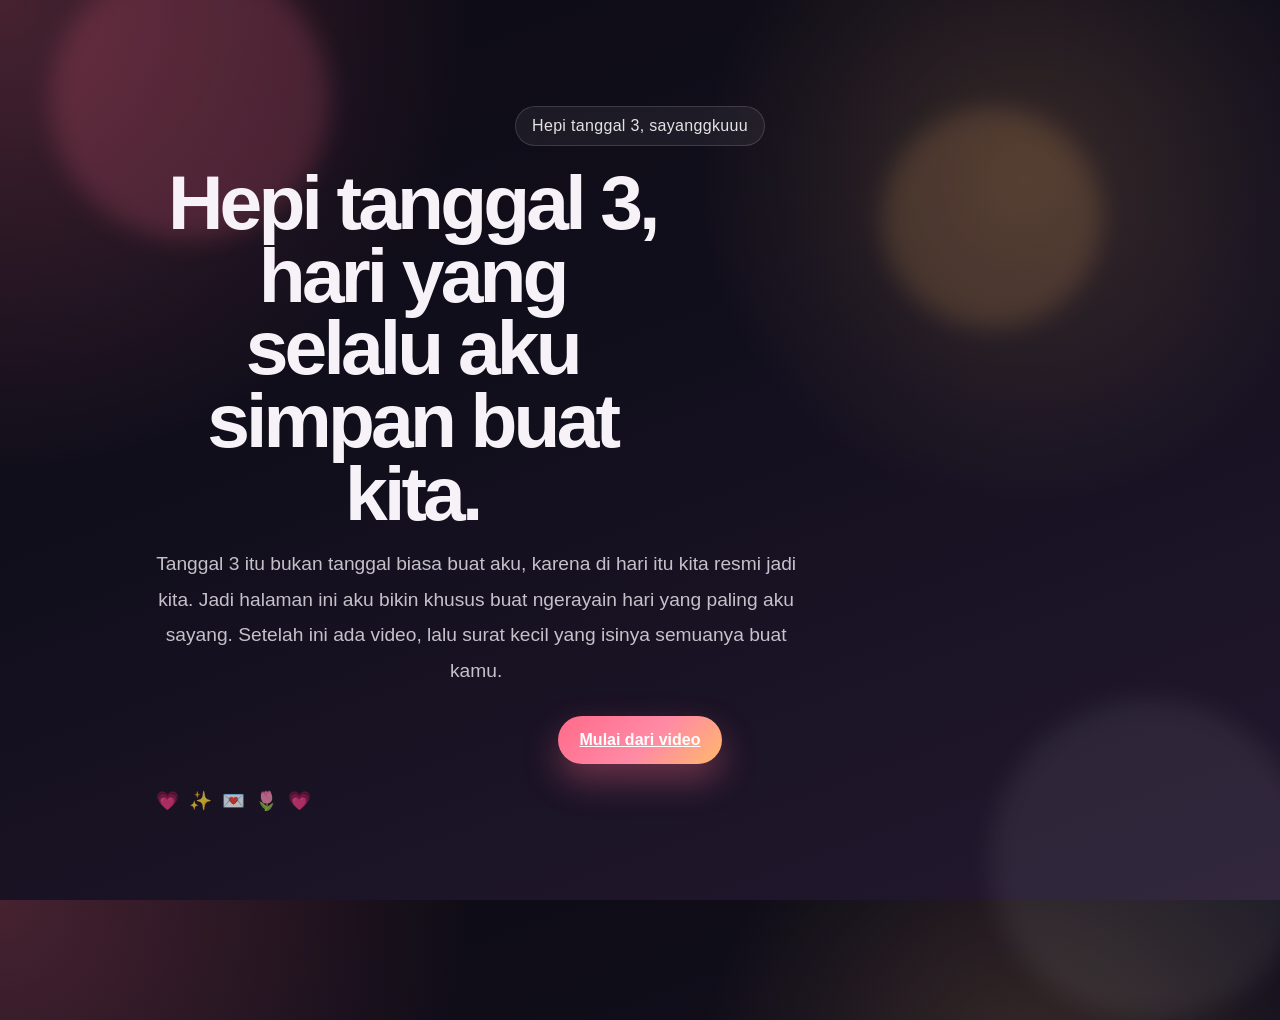
<file: index.html>
<!DOCTYPE html>
<html lang="id">
<head>
    <meta charset="UTF-8">
    <meta name="viewport" content="width=device-width, initial-scale=1.0">
    <title>Hepi Tanggal 3 Untuk Adel</title>
    <link rel="stylesheet" href="style.css">
</head>
<body class="page-landing">

<main class="page-shell story-shell page-landing">
    <div class="ambient ambient-one"></div>
    <div class="ambient ambient-two"></div>
    <div class="ambient ambient-three"></div>

    <section class="hero hero--landing">
        <div class="badge">Hepi tanggal 3, sayanggkuuu</div>
        <h1>Hepi tanggal 3, hari yang selalu aku simpan buat kita.</h1>
        <p class="intro">
            Tanggal 3 itu bukan tanggal biasa buat aku, karena di hari itu kita resmi jadi kita. Jadi halaman ini aku bikin khusus
            buat ngerayain hari yang paling aku sayang. Setelah ini ada video, lalu surat kecil yang isinya semuanya buat kamu.
        </p>

        <div class="landing-actions">
            <a class="primary-btn" href="video.html">Mulai dari video</a>
        </div>

        <div class="sparkle-row" aria-hidden="true">
            <span>💗</span>
            <span>✨</span>
            <span>💌</span>
            <span>🌷</span>
            <span>💗</span>
        </div>
    </section>
</main>

</body>
</html>
</file>
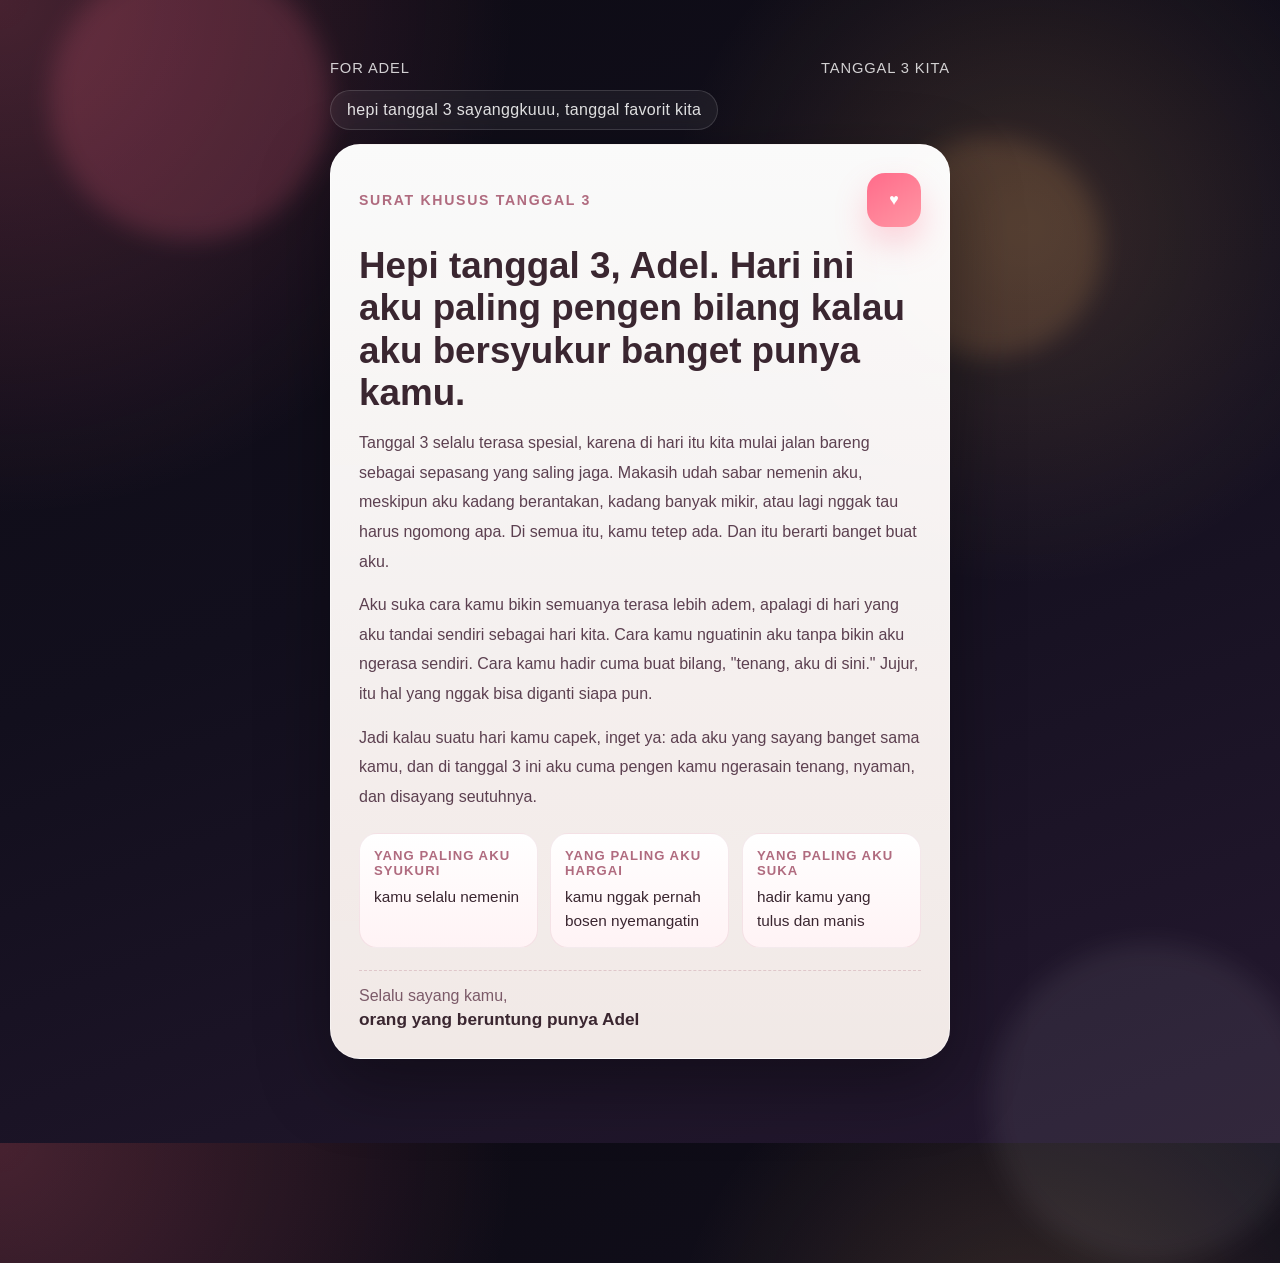
<file: letter.html>
<!DOCTYPE html>
<html lang="id">
<head>
    <meta charset="UTF-8">
    <meta name="viewport" content="width=device-width, initial-scale=1.0">
    <title>Hepi Tanggal 3, Adell Sayanggg</title>
    <link rel="stylesheet" href="style.css">
</head>
<body class="page-letter">

<main class="page-shell story-shell page-letter">
    <div class="ambient ambient-one"></div>
    <div class="ambient ambient-two"></div>
    <div class="ambient ambient-three"></div>

    <section class="card-stage letter-page is-revealed" aria-live="polite">
        <div class="letter-wrap" id="letterWrap" aria-live="polite">
            <div class="letter-top">
                <span class="seal">For Adel</span>
                <span class="date">tanggal 3 kita</span>
            </div>

            <div class="badge" style="margin-bottom: 14px;">hepi tanggal 3 sayanggkuuu, tanggal favorit kita</div>

            <div class="letter-card">
                <div class="card-header">
                    <span class="card-kicker">Surat khusus tanggal 3</span>
                    <div class="heart-mark">♥</div>
                </div>

                <h2>Hepi tanggal 3, Adel. Hari ini aku paling pengen bilang kalau aku bersyukur banget punya kamu.</h2>
                <p>
                    Tanggal 3 selalu terasa spesial, karena di hari itu kita mulai jalan bareng sebagai sepasang yang saling jaga.
                    Makasih udah sabar nemenin aku, meskipun aku kadang berantakan, kadang banyak mikir, atau lagi nggak tau harus ngomong apa.
                    Di semua itu, kamu tetep ada. Dan itu berarti banget buat aku.
                </p>
                <p>
                    Aku suka cara kamu bikin semuanya terasa lebih adem, apalagi di hari yang aku tandai sendiri sebagai hari kita.
                    Cara kamu nguatinin aku tanpa bikin aku ngerasa sendiri. Cara kamu hadir cuma buat bilang, "tenang, aku di sini."
                    Jujur, itu hal yang nggak bisa diganti siapa pun.
                </p>
                <p>
                    Jadi kalau suatu hari kamu capek, inget ya: ada aku yang sayang banget sama kamu, dan di tanggal 3 ini aku cuma
                    pengen kamu ngerasain tenang, nyaman, dan disayang seutuhnya.
                </p>

                <div class="memory-grid">
                    <div class="memory-item">
                        <span class="memory-title">Yang paling aku syukuri</span>
                        <span class="memory-text">kamu selalu nemenin</span>
                    </div>
                    <div class="memory-item">
                        <span class="memory-title">Yang paling aku hargai</span>
                        <span class="memory-text">kamu nggak pernah bosen nyemangatin</span>
                    </div>
                    <div class="memory-item">
                        <span class="memory-title">Yang paling aku suka</span>
                        <span class="memory-text">hadir kamu yang tulus dan manis</span>
                    </div>
                </div>

                <div class="signature">
                    <span>Selalu sayang kamu,</span>
                    <strong>orang yang beruntung punya Adel</strong>
                </div>
            </div>
        </div>
    </section>
</main>

</body>
</html>
</file>
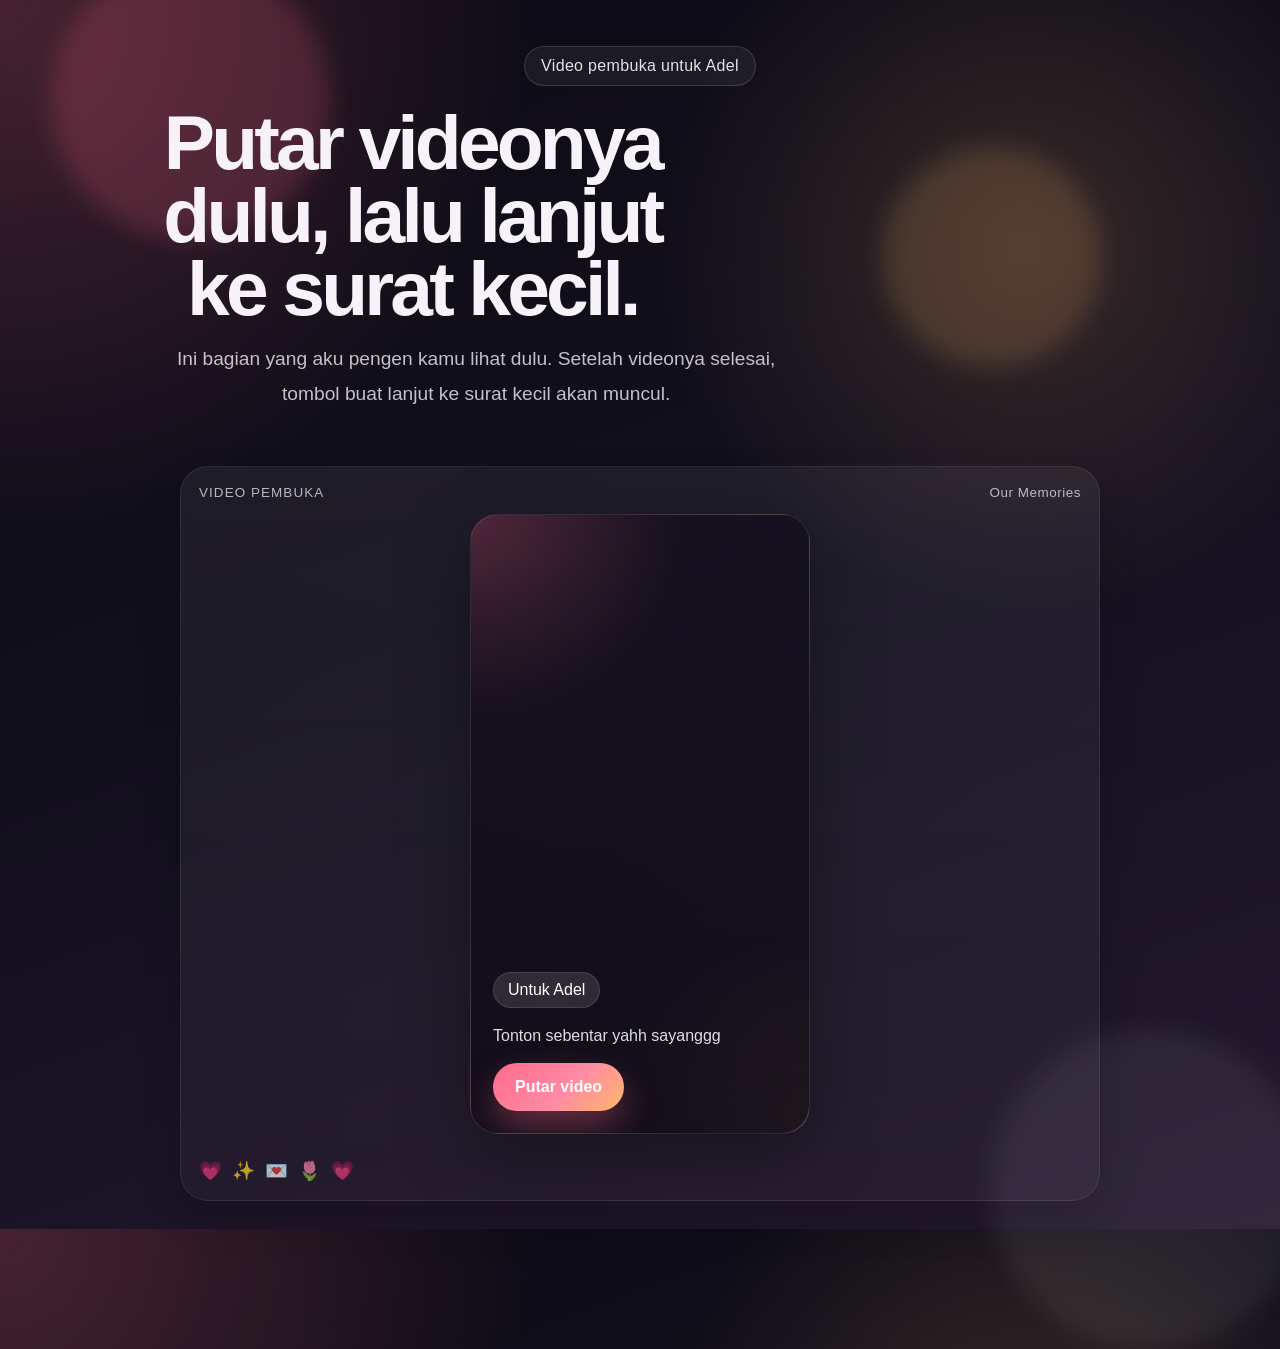
<file: video.html>
<!DOCTYPE html>
<html lang="id">
<head>
    <meta charset="UTF-8">
    <meta name="viewport" content="width=device-width, initial-scale=1.0">
    <title>Video Untuk Adel</title>
    <link rel="stylesheet" href="style.css">
</head>
<body class="page-video">

<main class="page-shell story-shell page-video">
    <div class="ambient ambient-one"></div>
    <div class="ambient ambient-two"></div>
    <div class="ambient ambient-three"></div>

    <section class="hero hero--video">
        <div class="badge">Video pembuka untuk Adel</div>
        <h1>Putar videonya dulu, lalu lanjut ke surat kecil.</h1>
        <p class="intro">
            Ini bagian yang aku pengen kamu lihat dulu. Setelah videonya selesai, tombol buat lanjut ke surat kecil akan muncul.
        </p>
    </section>

    <section class="video-stage-section" aria-label="Video pembuka">
        <div class="intro-panel">
            <div class="intro-panel-head">
                <span class="panel-kicker">Video pembuka</span>
                <span class="panel-note">Our Memories</span>
            </div>

            <div class="video-frame">
                <video id="storyVideo" class="story-video" playsinline preload="metadata" muted>
                    <source src="vid.mp4" type="video/mp4">
                </video>

                <div class="video-overlay">
                    <span class="video-pill">Untuk Adel</span>
                    <p id="videoStatus" class="video-status">
                        Tonton sebentar yahh sayanggg
                    </p>

                    <div class="video-actions">
                        <button id="playVideoButton" class="primary-btn" type="button">Putar video</button>
                        <button id="openLetterButton" class="secondary-btn" type="button" hidden>Lanjut ke surat kecil</button>
                    </div>
                </div>
            </div>

            <div class="sparkle-row" aria-hidden="true">
                <span>💗</span>
                <span>✨</span>
                <span>💌</span>
                <span>🌷</span>
                <span>💗</span>
            </div>
        </div>
    </section>
</main>

<script src="script.js"></script>
</body>
</html>
</file>
<file: style.css>
:root {
    --bg: #120f1d;
    --bg-soft: #1f1830;
    --card: rgba(255, 248, 244, 0.92);
    --card-strong: #fff7f3;
    --text: #f7f2f8;
    --muted: rgba(247, 242, 248, 0.78);
    --accent: #ff6b8a;
    --accent-2: #ffb86b;
    --shadow: 0 24px 70px rgba(0, 0, 0, 0.35);
}

* {
    box-sizing: border-box;
}

html, body {
    min-height: 100%;
}

body {
    margin: 0;
    font-family: "Trebuchet MS", "Segoe UI", sans-serif;
    color: var(--text);
    background:
        radial-gradient(circle at top left, rgba(255, 107, 138, 0.24), transparent 30%),
        radial-gradient(circle at 80% 20%, rgba(255, 184, 107, 0.16), transparent 26%),
        linear-gradient(160deg, #0d0b14 0%, var(--bg) 45%, #24182f 100%);
    overflow-x: clip;
}

body.story-locked {
    overflow: hidden;
    height: 100vh;
    touch-action: none;
    overscroll-behavior: none;
}

body.page-landing,
body.page-video,
body.page-letter {
    min-height: 100vh;
}

.page-shell {
    position: relative;
    min-height: 100vh;
    padding: 28px 20px 28px;
    display: grid;
    grid-template-columns: 1fr;
    gap: 28px;
    align-items: start;
    justify-items: center;
}

.story-shell {
    width: min(1100px, 100%);
    margin: 0 auto;
}

.page-landing .hero,
.page-video .hero {
    text-align: center;
    margin-inline: auto;
}

.page-landing .page-shell {
    align-content: center;
    min-height: 100vh;
}

.page-letter .page-shell {
    align-content: center;
    justify-content: center;
    min-height: 100vh;
}

.page-landing .hero {
    align-self: center;
}

.hero--landing,
.hero--video {
    max-width: 980px;
}

.landing-actions {
    margin-top: 28px;
    display: flex;
    justify-content: center;
}

.ambient {
    position: absolute;
    border-radius: 999px;
    filter: blur(12px);
    opacity: 0.85;
    pointer-events: none;
}

.ambient-one {
    width: 280px;
    height: 280px;
    top: -40px;
    left: -40px;
    background: rgba(255, 107, 138, 0.22);
    animation: drift 12s ease-in-out infinite;
}

.ambient-two {
    width: 220px;
    height: 220px;
    right: 8%;
    top: 12%;
    background: rgba(255, 184, 107, 0.18);
    animation: drift 14s ease-in-out infinite reverse;
}

.ambient-three {
    width: 320px;
    height: 320px;
    right: -120px;
    bottom: -120px;
    background: rgba(255, 255, 255, 0.08);
    animation: drift 16s ease-in-out infinite;
}

.hero,
.card-stage {
    position: relative;
    z-index: 1;
    width: 100%;
}

.video-stage-section {
    position: relative;
    z-index: 1;
    width: 100%;
}

.hero {
    max-width: 980px;
    padding: 18px 6px 0;
}

.video-stage {
    margin-top: 26px;
    display: grid;
    grid-template-columns: minmax(0, 1.2fr) minmax(280px, 0.8fr);
    gap: 18px;
    align-items: start;
}

.video-shell {
    position: relative;
    min-height: 340px;
    border-radius: 28px;
    overflow: hidden;
    background:
        radial-gradient(circle at top left, rgba(255, 107, 138, 0.28), transparent 30%),
        radial-gradient(circle at bottom right, rgba(255, 184, 107, 0.18), transparent 28%),
        linear-gradient(160deg, rgba(20, 16, 30, 0.96), rgba(34, 22, 44, 0.92));
    border: 1px solid rgba(255, 255, 255, 0.1);
    box-shadow: var(--shadow);
}

.story-video {
    width: 100%;
    height: 100%;
    min-height: 340px;
    object-fit: cover;
    display: block;
    background: #09080f;
}

.video-placeholder {
    position: absolute;
    inset: 0;
    display: flex;
    flex-direction: column;
    justify-content: flex-end;
    gap: 8px;
    padding: 24px;
    background:
        linear-gradient(180deg, rgba(9, 8, 15, 0.08), rgba(9, 8, 15, 0.7)),
        radial-gradient(circle at top, rgba(255, 255, 255, 0.12), transparent 45%);
    color: #fff;
    pointer-events: none;
}

.video-placeholder.is-playing,
.video-placeholder.is-complete {
    opacity: 0.92;
}

.placeholder-kicker {
    font-size: 0.8rem;
    letter-spacing: 0.14em;
    text-transform: uppercase;
    color: rgba(255, 255, 255, 0.76);
}

.video-placeholder strong {
    font-size: clamp(1.3rem, 3vw, 2rem);
    line-height: 1.12;
}

.placeholder-note {
    max-width: 34ch;
    color: rgba(255, 255, 255, 0.78);
    line-height: 1.6;
}

.actions-column {
    flex-direction: column;
    align-items: stretch;
    gap: 12px;
    margin-top: 0;
    padding-top: 4px;
}

.secondary-btn {
    border: 1px solid rgba(255, 255, 255, 0.16);
    background: rgba(255, 255, 255, 0.08);
    color: #fff;
    font: inherit;
    font-weight: 700;
    padding: 15px 22px;
    border-radius: 999px;
    cursor: pointer;
    backdrop-filter: blur(10px);
    transition: transform 0.25s ease, background 0.25s ease, opacity 0.25s ease;
}

.secondary-btn:hover {
    transform: translateY(-2px);
    background: rgba(255, 255, 255, 0.13);
}

.secondary-btn:active {
    transform: translateY(1px) scale(0.99);
}

.secondary-btn[hidden],
.is-hidden {
    display: none !important;
}

.letter-page {
    display: none;
    opacity: 0;
    transform: translateY(28px) scale(0.98);
    pointer-events: none;
    transition: opacity 0.6s ease, transform 0.6s ease;
    place-items: center;
    padding: 32px 22px 56px;
}

.letter-page[hidden] {
    display: none !important;
}

.badge {
    display: inline-flex;
    align-items: center;
    gap: 8px;
    padding: 10px 16px;
    border: 1px solid rgba(255, 255, 255, 0.14);
    border-radius: 999px;
    background: rgba(255, 255, 255, 0.06);
    color: rgba(255, 255, 255, 0.88);
    letter-spacing: 0.02em;
    backdrop-filter: blur(10px);
}

.hero h1 {
    margin: 20px 0 16px;
    font-size: clamp(2.6rem, 6vw, 5.2rem);
    line-height: 0.95;
    letter-spacing: -0.05em;
    max-width: 12ch;
}

.intro {
    margin: 0;
    max-width: 60ch;
    font-size: clamp(1.02rem, 1.8vw, 1.2rem);
    line-height: 1.85;
    color: var(--muted);
}

.intro-panel {
    margin-top: 26px;
    max-width: 920px;
    margin-inline: auto;
    padding: 18px;
    border-radius: 28px;
    background: linear-gradient(180deg, rgba(255, 255, 255, 0.06), rgba(255, 255, 255, 0.03));
    border: 1px solid rgba(255, 255, 255, 0.08);
    box-shadow: 0 20px 40px rgba(0, 0, 0, 0.16);
}

.intro-panel-head {
    display: flex;
    justify-content: space-between;
    align-items: center;
    gap: 12px;
    margin-bottom: 14px;
    flex-wrap: wrap;
}

.panel-kicker,
.panel-note {
    font-size: 0.84rem;
    letter-spacing: 0.08em;
    text-transform: uppercase;
    color: rgba(247, 242, 248, 0.72);
}

.panel-note {
    letter-spacing: 0.04em;
    text-transform: none;
}

.video-frame {
    position: relative;
    width: 100%;
    max-height: 58vh;
    min-height: 0;
    border-radius: 28px;
    overflow: hidden;
    background:
        radial-gradient(circle at top left, rgba(255, 107, 138, 0.28), transparent 30%),
        radial-gradient(circle at bottom right, rgba(255, 184, 107, 0.18), transparent 28%),
        linear-gradient(160deg, rgba(20, 16, 30, 0.96), rgba(34, 22, 44, 0.92));
    border: 1px solid rgba(255, 255, 255, 0.1);
    box-shadow: var(--shadow);
}

.page-video .video-frame {
    width: min(100%, 340px);
    height: min(74vh, 620px);
    max-height: none;
    margin-inline: auto;
}

.story-video {
    width: 100%;
    height: 100%;
    min-height: 0;
    object-fit: contain;
    object-position: center;
    display: block;
    background: transparent;
}

.video-overlay {
    position: absolute;
    inset: 0;
    display: grid;
    align-content: end;
    gap: 14px;
    padding: 22px;
    background: linear-gradient(180deg, rgba(12, 10, 18, 0.06) 0%, rgba(12, 10, 18, 0.72) 100%);
}

.video-pill {
    display: inline-flex;
    width: fit-content;
    padding: 8px 14px;
    border-radius: 999px;
    background: rgba(255, 255, 255, 0.12);
    border: 1px solid rgba(255, 255, 255, 0.12);
    color: #fff;
    backdrop-filter: blur(10px);
}

.video-status {
    margin: 0;
    max-width: 60ch;
    color: rgba(255, 255, 255, 0.86);
    line-height: 1.7;
}

.video-actions {
    display: flex;
    flex-wrap: wrap;
    gap: 12px;
    align-items: center;
}

.secondary-btn {
    border: 1px solid rgba(255, 255, 255, 0.16);
    background: rgba(255, 255, 255, 0.08);
    color: #fff;
    font: inherit;
    font-weight: 700;
    padding: 15px 22px;
    border-radius: 999px;
    cursor: pointer;
    backdrop-filter: blur(10px);
    transition: transform 0.25s ease, background 0.25s ease, opacity 0.25s ease;
}

.secondary-btn:hover {
    transform: translateY(-2px);
    background: rgba(255, 255, 255, 0.13);
}

.secondary-btn:active {
    transform: translateY(1px) scale(0.99);
}

.secondary-btn[hidden] {
    display: none;
}

.letter-page {
    opacity: 0;
    transform: translateY(28px) scale(0.98);
    pointer-events: none;
    transition: opacity 0.6s ease, transform 0.6s ease;
}

.letter-page.is-revealed {
    display: grid;
    opacity: 1;
    transform: translateY(0) scale(1);
    pointer-events: auto;
}

.page-letter .letter-page {
    display: grid;
    opacity: 1;
    transform: none;
    pointer-events: auto;
    min-height: calc(100vh - 56px);
    align-content: center;
}

.page-letter .letter-card,
.page-letter .letter-card-closed {
    opacity: 1 !important;
    transform: none !important;
    filter: none !important;
    pointer-events: auto !important;
}

.letter-page.is-revealed .letter-card-closed {
    opacity: 1;
    transform: translateY(0) scale(1);
    filter: blur(0);
    pointer-events: auto;
    animation: openCard 0.85s cubic-bezier(.2,.8,.2,1) both;
}

.letter-page.is-revealed .letter-top {
    animation: fadeUp 0.7s ease both;
}

.letter-page.is-revealed .memory-item {
    animation: popIn 0.7s ease both;
}

.letter-page.is-revealed .memory-item:nth-child(2) { animation-delay: 0.12s; }
.letter-page.is-revealed .memory-item:nth-child(3) { animation-delay: 0.24s; }

.actions {
    margin-top: 28px;
    display: flex;
    flex-wrap: wrap;
    align-items: center;
    gap: 14px 18px;
}

.primary-btn {
    border: 0;
    cursor: pointer;
    color: #fff;
    font: inherit;
    font-weight: 700;
    padding: 15px 22px;
    border-radius: 999px;
    background: linear-gradient(135deg, var(--accent), #ff8aa5 55%, var(--accent-2));
    box-shadow: 0 16px 34px rgba(255, 107, 138, 0.35);
    transform: translateY(0);
    transition: transform 0.25s ease, box-shadow 0.25s ease, filter 0.25s ease;
}

.primary-btn:hover {
    transform: translateY(-2px);
    box-shadow: 0 22px 42px rgba(255, 107, 138, 0.45);
    filter: saturate(1.04);
}

.primary-btn:active {
    transform: translateY(1px) scale(0.99);
}

.hint {
    margin: 0;
    color: rgba(247, 242, 248, 0.65);
    font-size: 0.95rem;
}

.sparkle-row {
    margin-top: 26px;
    display: flex;
    gap: 10px;
    font-size: 1.15rem;
    opacity: 0.7;
}

.sparkle-row span {
    display: inline-block;
    animation: float 3.8s ease-in-out infinite;
}

.sparkle-row span:nth-child(2) { animation-delay: 0.2s; }
.sparkle-row span:nth-child(3) { animation-delay: 0.4s; }
.sparkle-row span:nth-child(4) { animation-delay: 0.6s; }
.sparkle-row span:nth-child(5) { animation-delay: 0.8s; }

.card-stage {
    position: relative;
    z-index: 1;
    width: 100%;
}

.letter-card-closed {
    opacity: 0;
    transform: translateY(28px) scale(0.98);
    filter: blur(2px);
    pointer-events: none;
}

.letter-wrap {
    width: min(100%, 620px);
    perspective: 1200px;
    margin: 0 auto;
}

.letter-top {
    display: flex;
    justify-content: space-between;
    align-items: center;
    margin-bottom: 14px;
    color: rgba(255, 255, 255, 0.8);
    font-size: 0.92rem;
    letter-spacing: 0.06em;
    text-transform: uppercase;
}

.seal {
    display: inline-flex;
    align-items: center;
    gap: 8px;
}

.letter-card {
    background: linear-gradient(180deg, rgba(255, 255, 255, 0.98), rgba(255, 246, 242, 0.94));
    color: #3a2630;
    border-radius: 30px;
    padding: 28px;
    box-shadow: var(--shadow);
    transform-style: preserve-3d;
    border: 1px solid rgba(255, 255, 255, 0.45);
}

.card-header {
    display: flex;
    justify-content: space-between;
    align-items: center;
    gap: 16px;
}

.card-kicker {
    font-size: 0.88rem;
    text-transform: uppercase;
    letter-spacing: 0.12em;
    color: #b06b7f;
    font-weight: 700;
}

.heart-mark {
    width: 54px;
    height: 54px;
    border-radius: 18px;
    display: grid;
    place-items: center;
    color: #fff;
    background: linear-gradient(145deg, #ff6b8a, #ff97a4);
    box-shadow: 0 16px 32px rgba(255, 107, 138, 0.28);
    animation: pulse 2.6s ease-in-out infinite;
}

.letter-card h2 {
    margin: 18px 0 14px;
    font-size: clamp(1.6rem, 3vw, 2.3rem);
    line-height: 1.15;
}

.letter-card p {
    margin: 0 0 14px;
    line-height: 1.85;
    color: #5c4050;
    font-size: 1rem;
}

.memory-grid {
    margin-top: 22px;
    display: grid;
    grid-template-columns: repeat(3, minmax(0, 1fr));
    gap: 12px;
}

.memory-item {
    padding: 14px;
    border-radius: 18px;
    background: linear-gradient(180deg, #fff, #fff3f5);
    border: 1px solid rgba(176, 107, 127, 0.14);
}

.memory-title {
    display: block;
    margin-bottom: 7px;
    color: #b06b7f;
    font-size: 0.82rem;
    text-transform: uppercase;
    letter-spacing: 0.08em;
    font-weight: 700;
}

.memory-text {
    display: block;
    font-size: 0.96rem;
    line-height: 1.55;
}

.signature {
    margin-top: 22px;
    padding-top: 16px;
    border-top: 1px dashed rgba(176, 107, 127, 0.28);
    display: grid;
    gap: 4px;
}

.signature span {
    color: #7b5a68;
}

.signature strong {
    font-size: 1.08rem;
}

.floating-hearts {
    position: absolute;
    inset: 0;
    pointer-events: none;
    overflow: hidden;
}

.floating-hearts span {
    position: absolute;
    bottom: -30px;
    color: rgba(255, 255, 255, 0.18);
    text-shadow: 0 0 18px rgba(255, 107, 138, 0.25);
    font-size: 1.2rem;
    animation: rise 11s linear infinite;
}

.burst-heart {
    position: fixed;
    z-index: 20;
    color: #ff8aa5;
    text-shadow: 0 0 12px rgba(255, 107, 138, 0.35);
    pointer-events: none;
    animation-name: burst-rise;
    animation-timing-function: ease-out;
    animation-fill-mode: forwards;
}

.floating-hearts span:nth-child(1) { left: 8%; animation-duration: 12s; animation-delay: 0s; }
.floating-hearts span:nth-child(2) { left: 18%; animation-duration: 10s; animation-delay: 1s; }
.floating-hearts span:nth-child(3) { left: 34%; animation-duration: 13s; animation-delay: 2s; }
.floating-hearts span:nth-child(4) { left: 55%; animation-duration: 11s; animation-delay: 1.4s; }
.floating-hearts span:nth-child(5) { left: 73%; animation-duration: 12.5s; animation-delay: 2.6s; }
.floating-hearts span:nth-child(6) { left: 88%; animation-duration: 10.5s; animation-delay: 0.8s; }

.card-stage.is-open .letter-card {
    animation: openCard 0.85s cubic-bezier(.2,.8,.2,1) both;
}

.card-stage.is-open .letter-card-closed {
    opacity: 1;
    transform: translateY(0) scale(1);
    filter: blur(0);
    pointer-events: auto;
}

.card-stage.is-closing .letter-card-closed {
    animation: closeCard 0.65s ease both;
    pointer-events: none;
}

.card-stage.is-open .letter-top {
    animation: fadeUp 0.7s ease both;
}

.card-stage.is-open .memory-item {
    animation: popIn 0.7s ease both;
}

.card-stage.is-open .memory-item:nth-child(2) { animation-delay: 0.12s; }
.card-stage.is-open .memory-item:nth-child(3) { animation-delay: 0.24s; }

@keyframes drift {
    0%, 100% { transform: translate3d(0, 0, 0) scale(1); }
    50% { transform: translate3d(18px, 14px, 0) scale(1.04); }
}

@keyframes float {
    0%, 100% { transform: translateY(0) rotate(0deg); }
    50% { transform: translateY(-8px) rotate(8deg); }
}

@keyframes pulse {
    0%, 100% { transform: scale(1); }
    50% { transform: scale(1.08); }
}

@keyframes rise {
    from { transform: translateY(0) scale(0.85); opacity: 0; }
    15% { opacity: 0.9; }
    to { transform: translateY(-110vh) scale(1.2); opacity: 0; }
}

@keyframes burst-rise {
    from {
        transform: translate3d(0, 0, 0) scale(0.8);
        opacity: 0;
    }
    20% {
        opacity: 1;
    }
    to {
        transform: translate3d(var(--drift), -180px, 0) scale(1.2);
        opacity: 0;
    }
}

@keyframes openCard {
    from {
        transform: rotateX(8deg) translateY(24px) scale(0.985);
        opacity: 0;
    }
    to {
        transform: rotateX(0deg) translateY(0) scale(1);
        opacity: 1;
    }
}

@keyframes closeCard {
    from {
        transform: translateY(0) scale(1);
        opacity: 1;
        filter: blur(0);
    }
    to {
        transform: translateY(28px) scale(0.98);
        opacity: 0;
        filter: blur(2px);
    }
}

@keyframes fadeUp {
    from { transform: translateY(10px); opacity: 0; }
    to { transform: translateY(0); opacity: 1; }
}

@keyframes popIn {
    from { transform: translateY(14px) scale(0.98); opacity: 0; }
    to { transform: translateY(0) scale(1); opacity: 1; }
}

@media (max-width: 980px) {
    .page-shell {
        padding: 20px 14px 44px;
    }

    .hero {
        max-width: 100%;
    }

    .video-stage {
        grid-template-columns: 1fr;
    }

    .video-shell,
    .story-video {
        min-height: 0;
    }

    .video-frame {
        max-height: 50vh;
    }

    .page-video .video-frame {
        width: min(100%, 320px);
        height: min(72vh, 560px);
    }

    .actions-column {
        max-width: 520px;
    }
}

@media (max-width: 720px) {
    .page-shell {
        padding: 14px 12px 20px;
        gap: 16px;
    }

    .hero {
        text-align: center;
        padding-top: 10px;
    }

    .hero h1 {
        max-width: 100%;
        margin-inline: auto;
        font-size: clamp(1.8rem, 9vw, 2.75rem);
        line-height: 1.02;
    }

    .intro {
        margin-inline: auto;
        font-size: 0.98rem;
        line-height: 1.7;
    }

    .intro-panel {
        padding: 14px;
        border-radius: 22px;
    }

    .intro-panel-head {
        justify-content: center;
    }

    .panel-note {
        text-align: center;
    }

    .video-shell,
    .story-video {
        min-height: 0;
    }

    .video-overlay {
        padding: 16px;
    }

    .video-frame {
        max-height: 38vh;
    }

    .page-video .video-frame {
        width: min(100%, 300px);
        height: min(66vh, 500px);
    }

    .video-status {
        font-size: 0.94rem;
    }

    .primary-btn {
        width: min(100%, 320px);
    }

    .secondary-btn {
        width: min(100%, 320px);
    }

    .sparkle-row {
        justify-content: center;
        margin-top: 20px;
    }

    .letter-card {
        padding: 20px;
        border-radius: 22px;
    }

    .card-header {
        flex-direction: column;
        align-items: flex-start;
    }

    .heart-mark {
        width: 48px;
        height: 48px;
        border-radius: 16px;
    }

    .memory-grid {
        grid-template-columns: 1fr;
    }

    .letter-card h2 {
        font-size: clamp(1.4rem, 7vw, 1.9rem);
        line-height: 1.12;
    }

    .letter-card p,
    .memory-text {
        font-size: 0.95rem;
        line-height: 1.7;
    }

    .signature strong {
        font-size: 1rem;
    }

    .letter-page {
        padding: 22px 12px 24px;
    }

    .page-letter .letter-page {
        min-height: calc(100vh - 28px);
    }
}

@media (prefers-reduced-motion: reduce) {
    *, *::before, *::after {
        animation-duration: 0.01ms !important;
        animation-iteration-count: 1 !important;
        transition-duration: 0.01ms !important;
        scroll-behavior: auto !important;
    }
}
</file>
